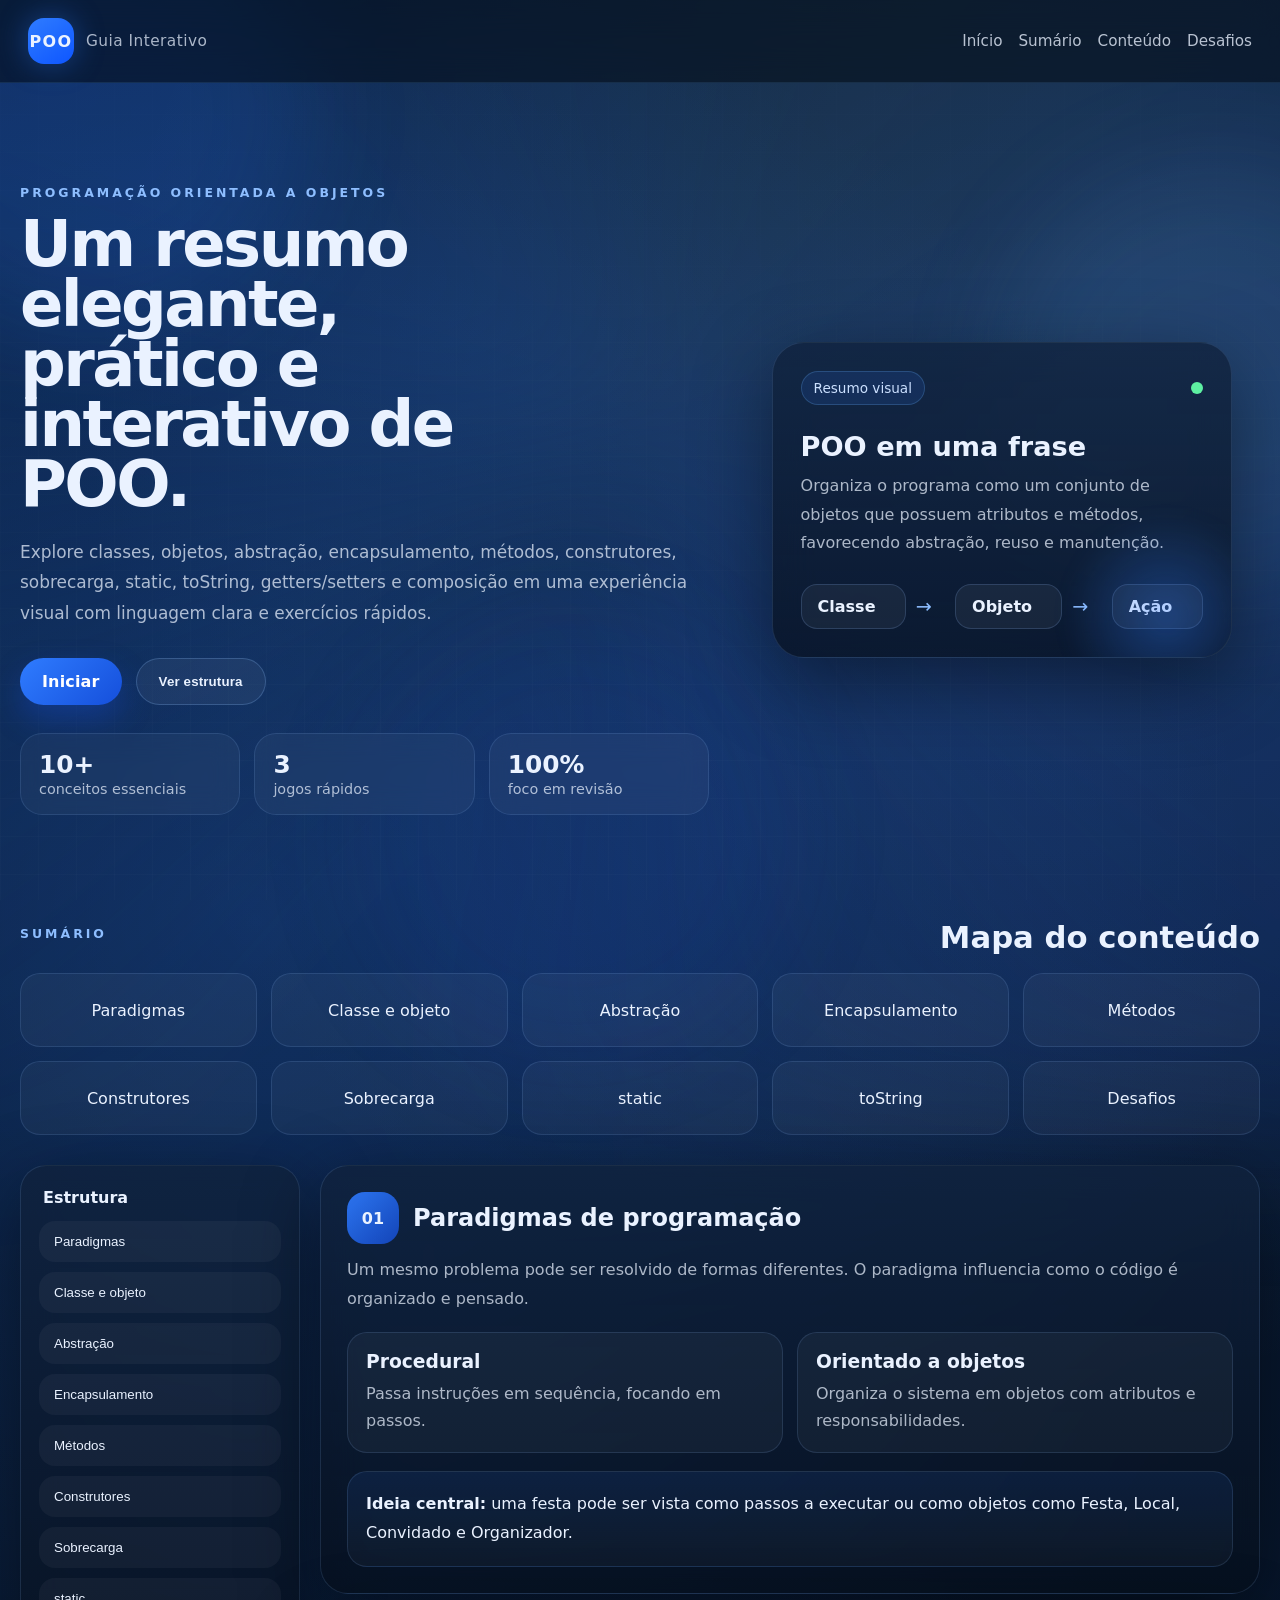
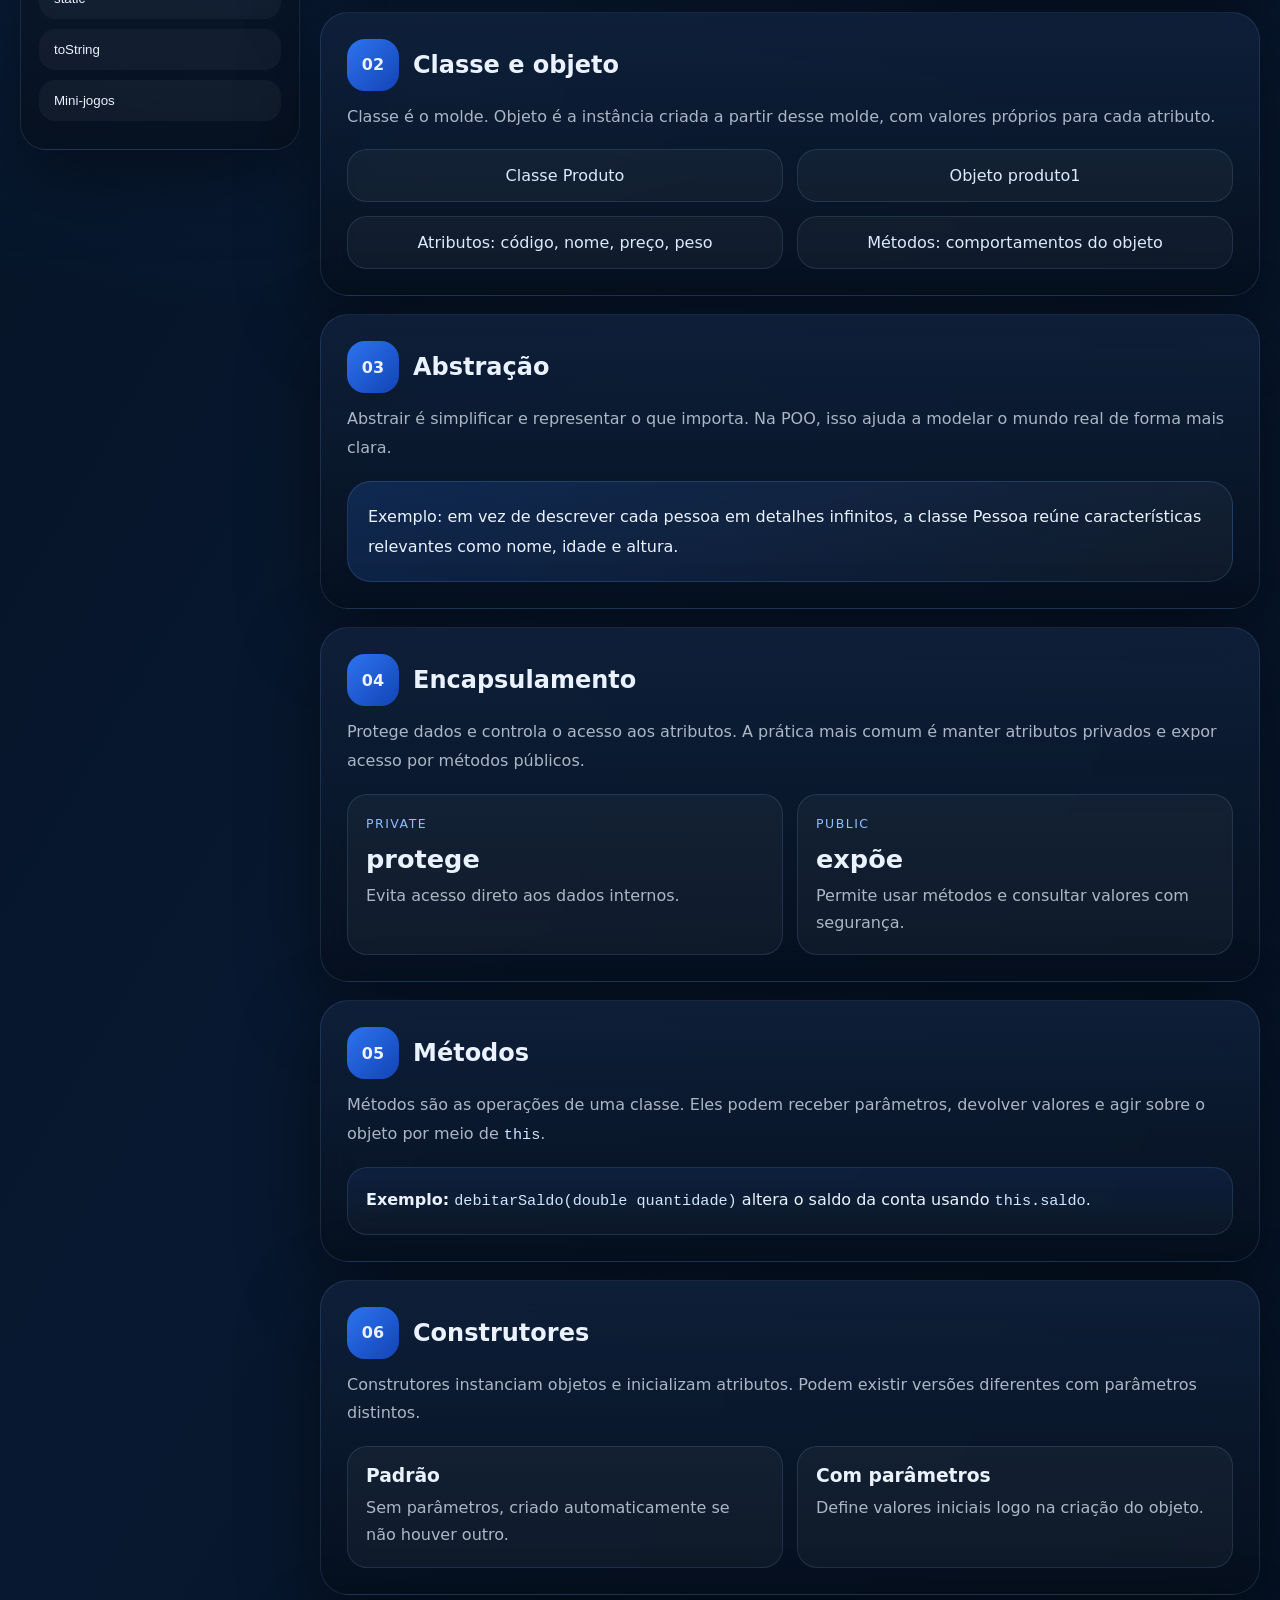
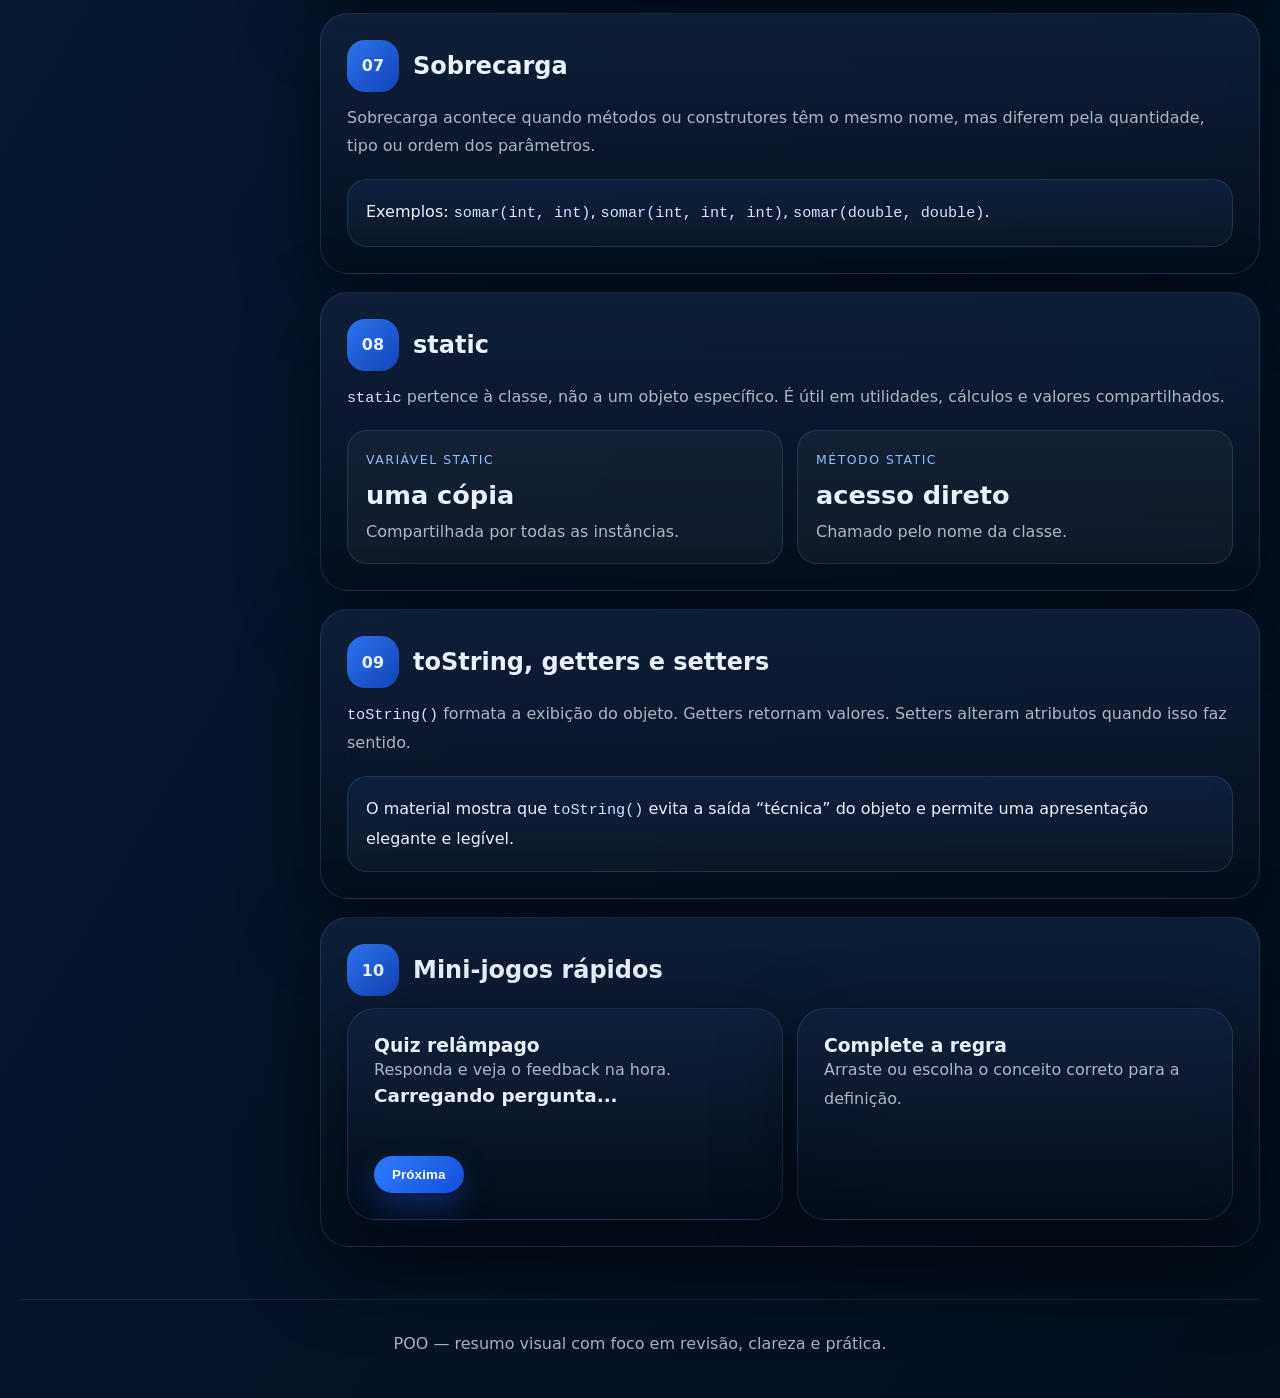
<file: index.html>
<!DOCTYPE html>
<html lang="pt-BR">
<head>
  <meta charset="UTF-8" />
  <meta name="viewport" content="width=device-width, initial-scale=1.0" />
  <title>POO | Guia Interativo</title>
  <link rel="stylesheet" href="style.css" />
  <link rel="icon" href="POO.png" type="image/png">
</head>
<body>
  <div class="ambient ambient-1"></div>
  <div class="ambient ambient-2"></div>
  <div class="ambient ambient-3"></div>
  <div class="noise"></div>

  <header class="topbar">
    <div class="brand">
      <span class="brand-mark">POO</span>
      <span class="brand-text">Guia Interativo</span>
    </div>
    <nav class="topnav">
      <a href="#inicio">Início</a>
      <a href="#sumario">Sumário</a>
      <a href="#conteudo">Conteúdo</a>
      <a href="#desafios">Desafios</a>
    </nav>
  </header>

  <main>
    <section class="hero" id="inicio">
      <div class="hero-copy">
        <p class="eyebrow">Programação Orientada a Objetos</p>
        <h1>Um resumo elegante, prático e interativo de POO.</h1>
        <p class="hero-text">
          Explore classes, objetos, abstração, encapsulamento, métodos, construtores,
          sobrecarga, static, toString, getters/setters e composição em uma experiência
          visual com linguagem clara e exercícios rápidos.
        </p>
        <div class="hero-actions">
          <a class="btn btn-primary" href="#sumario">Iniciar</a>
          <button class="btn btn-secondary" id="scrollLessons">Ver estrutura</button>
        </div>

        <div class="hero-metrics">
          <div class="metric">
            <strong>10+</strong>
            <span>conceitos essenciais</span>
          </div>
          <div class="metric">
            <strong>3</strong>
            <span>jogos rápidos</span>
          </div>
          <div class="metric">
            <strong>100%</strong>
            <span>foco em revisão</span>
          </div>
        </div>
      </div>

      <div class="hero-panel">
        <div class="glass-card">
          <div class="panel-top">
            <span class="pill">Resumo visual</span>
            <span class="pulse-dot"></span>
          </div>
          <h2>POO em uma frase</h2>
          <p>
            Organiza o programa como um conjunto de objetos que possuem atributos
            e métodos, favorecendo abstração, reuso e manutenção.
          </p>
          <div class="mini-diagram">
            <div class="diagram-node">Classe</div>
            <div class="diagram-arrow">→</div>
            <div class="diagram-node">Objeto</div>
            <div class="diagram-arrow">→</div>
            <div class="diagram-node">Ação</div>
          </div>
        </div>
      </div>
    </section>

    <section class="summary-strip" id="sumario">
      <div class="section-heading">
        <p class="eyebrow">Sumário</p>
        <h2>Mapa do conteúdo</h2>
      </div>
      <div class="summary-grid">
        <a href="#paradigmas" class="summary-card">Paradigmas</a>
        <a href="#classe-objeto" class="summary-card">Classe e objeto</a>
        <a href="#abstracao" class="summary-card">Abstração</a>
        <a href="#encapsulamento" class="summary-card">Encapsulamento</a>
        <a href="#metodos" class="summary-card">Métodos</a>
        <a href="#construtores" class="summary-card">Construtores</a>
        <a href="#sobrecarga" class="summary-card">Sobrecarga</a>
        <a href="#static" class="summary-card">static</a>
        <a href="#tostring" class="summary-card">toString</a>
        <a href="#desafios" class="summary-card">Desafios</a>
      </div>
    </section>

    <section class="content-shell" id="conteudo">
      <aside class="side-index">
        <h3>Estrutura</h3>
        <button data-target="paradigmas">Paradigmas</button>
        <button data-target="classe-objeto">Classe e objeto</button>
        <button data-target="abstracao">Abstração</button>
        <button data-target="encapsulamento">Encapsulamento</button>
        <button data-target="metodos">Métodos</button>
        <button data-target="construtores">Construtores</button>
        <button data-target="sobrecarga">Sobrecarga</button>
        <button data-target="static">static</button>
        <button data-target="tostring">toString</button>
        <button data-target="desafios">Mini-jogos</button>
      </aside>

      <div class="content-column">
        <section class="topic-card" id="paradigmas">
          <div class="topic-head">
            <span class="topic-index">01</span>
            <h2>Paradigmas de programação</h2>
          </div>
          <p>
            Um mesmo problema pode ser resolvido de formas diferentes. O paradigma
            influencia como o código é organizado e pensado.
          </p>
          <div class="cards-row">
            <div class="info-tile">
              <h3>Procedural</h3>
              <p>Passa instruções em sequência, focando em passos.</p>
            </div>
            <div class="info-tile">
              <h3>Orientado a objetos</h3>
              <p>Organiza o sistema em objetos com atributos e responsabilidades.</p>
            </div>
          </div>
          <div class="example-box">
            <strong>Ideia central:</strong> uma festa pode ser vista como passos a executar
            ou como objetos como Festa, Local, Convidado e Organizador.
          </div>
        </section>

        <section class="topic-card" id="classe-objeto">
          <div class="topic-head">
            <span class="topic-index">02</span>
            <h2>Classe e objeto</h2>
          </div>
          <p>
            Classe é o molde. Objeto é a instância criada a partir desse molde, com
            valores próprios para cada atributo.
          </p>
          <div class="example-grid">
            <div class="code-chip">Classe Produto</div>
            <div class="code-chip">Objeto produto1</div>
            <div class="code-chip">Atributos: código, nome, preço, peso</div>
            <div class="code-chip">Métodos: comportamentos do objeto</div>
          </div>
        </section>

        <section class="topic-card" id="abstracao">
          <div class="topic-head">
            <span class="topic-index">03</span>
            <h2>Abstração</h2>
          </div>
          <p>
            Abstrair é simplificar e representar o que importa. Na POO, isso ajuda a
            modelar o mundo real de forma mais clara.
          </p>
          <div class="big-callout">
            Exemplo: em vez de descrever cada pessoa em detalhes infinitos, a classe
            Pessoa reúne características relevantes como nome, idade e altura.
          </div>
        </section>

        <section class="topic-card" id="encapsulamento">
          <div class="topic-head">
            <span class="topic-index">04</span>
            <h2>Encapsulamento</h2>
          </div>
          <p>
            Protege dados e controla o acesso aos atributos. A prática mais comum é
            manter atributos privados e expor acesso por métodos públicos.
          </p>
          <div class="two-col">
            <div class="stat-block">
              <span>private</span>
              <strong>protege</strong>
              <p>Evita acesso direto aos dados internos.</p>
            </div>
            <div class="stat-block">
              <span>public</span>
              <strong>expõe</strong>
              <p>Permite usar métodos e consultar valores com segurança.</p>
            </div>
          </div>
        </section>

        <section class="topic-card" id="metodos">
          <div class="topic-head">
            <span class="topic-index">05</span>
            <h2>Métodos</h2>
          </div>
          <p>
            Métodos são as operações de uma classe. Eles podem receber parâmetros,
            devolver valores e agir sobre o objeto por meio de <code>this</code>.
          </p>
          <div class="example-box">
            <strong>Exemplo:</strong> <code>debitarSaldo(double quantidade)</code> altera o
            saldo da conta usando <code>this.saldo</code>.
          </div>
        </section>

        <section class="topic-card" id="construtores">
          <div class="topic-head">
            <span class="topic-index">06</span>
            <h2>Construtores</h2>
          </div>
          <p>
            Construtores instanciam objetos e inicializam atributos. Podem existir
            versões diferentes com parâmetros distintos.
          </p>
          <div class="cards-row">
            <div class="info-tile">
              <h3>Padrão</h3>
              <p>Sem parâmetros, criado automaticamente se não houver outro.</p>
            </div>
            <div class="info-tile">
              <h3>Com parâmetros</h3>
              <p>Define valores iniciais logo na criação do objeto.</p>
            </div>
          </div>
        </section>

        <section class="topic-card" id="sobrecarga">
          <div class="topic-head">
            <span class="topic-index">07</span>
            <h2>Sobrecarga</h2>
          </div>
          <p>
            Sobrecarga acontece quando métodos ou construtores têm o mesmo nome, mas
            diferem pela quantidade, tipo ou ordem dos parâmetros.
          </p>
          <div class="example-box">
            Exemplos: <code>somar(int, int)</code>, <code>somar(int, int, int)</code>,
            <code>somar(double, double)</code>.
          </div>
        </section>

        <section class="topic-card" id="static">
          <div class="topic-head">
            <span class="topic-index">08</span>
            <h2>static</h2>
          </div>
          <p>
            <code>static</code> pertence à classe, não a um objeto específico. É útil em
            utilidades, cálculos e valores compartilhados.
          </p>
          <div class="two-col">
            <div class="stat-block">
              <span>Variável static</span>
              <strong>uma cópia</strong>
              <p>Compartilhada por todas as instâncias.</p>
            </div>
            <div class="stat-block">
              <span>Método static</span>
              <strong>acesso direto</strong>
              <p>Chamado pelo nome da classe.</p>
            </div>
          </div>
        </section>

        <section class="topic-card" id="tostring">
          <div class="topic-head">
            <span class="topic-index">09</span>
            <h2>toString, getters e setters</h2>
          </div>
          <p>
            <code>toString()</code> formata a exibição do objeto. Getters retornam valores.
            Setters alteram atributos quando isso faz sentido.
          </p>
          <div class="example-box">
            O material mostra que <code>toString()</code> evita a saída “técnica” do
            objeto e permite uma apresentação elegante e legível.
          </div>
        </section>

        <section class="topic-card" id="desafios">
          <div class="topic-head">
            <span class="topic-index">10</span>
            <h2>Mini-jogos rápidos</h2>
          </div>

          <div class="game-grid">
            <div class="game-card">
              <h3>Quiz relâmpago</h3>
              <p>Responda e veja o feedback na hora.</p>
              <div class="quiz">
                <div class="quiz-q" id="quizQuestion">Carregando pergunta...</div>
                <div class="quiz-options" id="quizOptions"></div>
                <div class="quiz-feedback" id="quizFeedback"></div>
                <button class="btn btn-primary small" id="nextQuestion">Próxima</button>
              </div>
            </div>

            <div class="game-card">
              <h3>Complete a regra</h3>
              <p>Arraste ou escolha o conceito correto para a definição.</p>
              <div class="match-box">
                <div class="match-definition" id="matchDefinition"></div>
                <div class="match-options" id="matchOptions"></div>
                <div class="quiz-feedback" id="matchFeedback"></div>
              </div>
            </div>
          </div>
        </section>
      </div>
    </section>
  </main>

  <footer class="footer">
    <p>POO — resumo visual com foco em revisão, clareza e prática.</p>
  </footer>

  <script src="script.js"></script>
</body>
</html>
</file>
<file: style.css>
:root{
  --bg: #05111f;
  --bg2: #071a30;
  --card: rgba(10, 24, 44, 0.72);
  --card-strong: rgba(8, 18, 35, 0.88);
  --line: rgba(110, 167, 255, 0.20);
  --text: #eaf2ff;
  --muted: rgba(234, 242, 255, 0.72);
  --accent: #2f7cff;
  --accent2: #6fb8ff;
  --accent3: #1b4fd8;
  --glow: rgba(47, 124, 255, 0.38);
  --shadow: 0 24px 80px rgba(0, 0, 0, 0.45);
  --radius: 28px;
  --radius-sm: 18px;
  --max: 1240px;
}

* { box-sizing: border-box; }
html { scroll-behavior: smooth; }
body{
  margin:0;
  font-family: Inter, ui-sans-serif, system-ui, -apple-system, BlinkMacSystemFont, "Segoe UI", sans-serif;
  color: var(--text);
  background:
    radial-gradient(circle at 20% 20%, rgba(47,124,255,0.28), transparent 26%),
    radial-gradient(circle at 80% 10%, rgba(111,184,255,0.18), transparent 22%),
    linear-gradient(120deg, #04101e 0%, #081830 46%, #04101e 100%);
  overflow-x:hidden;
}

body::before{
  content:"";
  position:fixed;
  inset:-25%;
  background:
    conic-gradient(from 210deg at 50% 50%,
      rgba(47,124,255,0.0),
      rgba(47,124,255,0.22),
      rgba(111,184,255,0.10),
      rgba(27,79,216,0.18),
      rgba(47,124,255,0.0));
  filter: blur(80px);
  animation: drift 22s linear infinite;
  z-index:-3;
}

.ambient{
  position:fixed;
  width: 34vw;
  height: 34vw;
  border-radius: 50%;
  filter: blur(55px);
  opacity: 0.55;
  z-index:-2;
  animation: floaty 16s ease-in-out infinite;
}
.ambient-1{ top:-8vw; left:-10vw; background: rgba(47,124,255,0.28); }
.ambient-2{ top:18vh; right:-12vw; background: rgba(111,184,255,0.20); animation-delay: -4s; }
.ambient-3{ bottom:-12vw; left:28vw; background: rgba(27,79,216,0.18); animation-delay: -9s; }

.noise{
  position:fixed;
  inset:0;
  pointer-events:none;
  opacity:0.06;
  z-index:-1;
  background-image:
    linear-gradient(rgba(255,255,255,.3) 1px, transparent 1px),
    linear-gradient(90deg, rgba(255,255,255,.3) 1px, transparent 1px);
  background-size: 38px 38px;
  mask-image: linear-gradient(to bottom, rgba(0,0,0,0.4), rgba(0,0,0,1));
}

.topbar{
  position: sticky;
  top: 0;
  z-index: 20;
  display:flex;
  justify-content:space-between;
  align-items:center;
  gap: 20px;
  padding: 18px 28px;
  backdrop-filter: blur(18px);
  background: rgba(3, 10, 19, 0.54);
  border-bottom: 1px solid rgba(111, 184, 255, 0.12);
}

.brand{
  display:flex;
  align-items:center;
  gap: 12px;
}
.brand-mark{
  display:grid;
  place-items:center;
  width: 46px;
  height:46px;
  border-radius: 16px;
  font-weight: 800;
  letter-spacing: .08em;
  background: linear-gradient(145deg, #2f7cff, #0e56ff);
  box-shadow: 0 0 30px var(--glow);
}
.brand-text{
  font-size: 0.96rem;
  color: var(--muted);
  letter-spacing: .03em;
}

.topnav{
  display:flex;
  flex-wrap:wrap;
  gap: 16px;
}
.topnav a{
  color: var(--text);
  text-decoration:none;
  font-size: .95rem;
  opacity: .78;
}
.topnav a:hover{ opacity: 1; }

main{ width:min(var(--max), calc(100% - 32px)); margin: 0 auto; }

.hero{
  min-height: calc(100vh - 92px);
  display:grid;
  grid-template-columns: 1.2fr .9fr;
  align-items:center;
  gap: 34px;
  padding: 58px 0 32px;
}

.eyebrow{
  margin: 0 0 14px;
  text-transform: uppercase;
  letter-spacing: .24em;
  color: #8ebeff;
  font-weight: 700;
  font-size: .78rem;
}
.hero h1{
  margin: 0;
  font-size: clamp(2.6rem, 5vw, 5.4rem);
  line-height: .94;
  letter-spacing: -0.04em;
  max-width: 12ch;
}
.hero-text{
  max-width: 62ch;
  margin: 22px 0 0;
  color: var(--muted);
  font-size: 1.06rem;
  line-height: 1.8;
}
.hero-actions{
  display:flex;
  flex-wrap:wrap;
  gap: 14px;
  margin-top: 30px;
}
.btn{
  border:0;
  cursor:pointer;
  border-radius: 999px;
  padding: 14px 22px;
  font-weight: 700;
  letter-spacing: .01em;
  text-decoration:none;
  transition: transform .2s ease, box-shadow .2s ease, opacity .2s ease;
}
.btn:hover{ transform: translateY(-2px); }
.btn-primary{
  color: #fff;
  background: linear-gradient(135deg, #2f7cff, #154fdb);
  box-shadow: 0 14px 30px rgba(22, 77, 219, 0.35);
}
.btn-secondary{
  color: var(--text);
  background: rgba(255,255,255,0.05);
  border: 1px solid rgba(142, 190, 255, 0.24);
}
.small{ padding: 11px 18px; }

.hero-metrics{
  display:grid;
  grid-template-columns: repeat(3, minmax(0,1fr));
  gap: 14px;
  margin-top: 28px;
}
.metric{
  padding: 16px 18px;
  border-radius: 22px;
  background: rgba(255,255,255,0.04);
  border: 1px solid rgba(142, 190, 255, 0.14);
  backdrop-filter: blur(14px);
}
.metric strong{ display:block; font-size: 1.55rem; }
.metric span{ color: var(--muted); font-size: .9rem; }

.hero-panel{
  display:flex;
  justify-content:center;
}
.glass-card,
.topic-card,
.game-card,
.side-index{
  background: linear-gradient(180deg, rgba(16, 34, 61, 0.80), rgba(6, 14, 26, 0.72));
  border: 1px solid rgba(142, 190, 255, 0.14);
  box-shadow: var(--shadow);
  backdrop-filter: blur(18px);
}
.glass-card{
  width: min(100%, 460px);
  border-radius: 32px;
  padding: 28px;
  position:relative;
  overflow:hidden;
}
.glass-card::after{
  content:"";
  position:absolute;
  inset:auto -10% -22% auto;
  width: 220px;
  height:220px;
  border-radius:50%;
  background: radial-gradient(circle, rgba(47,124,255,.34), transparent 65%);
  filter: blur(10px);
  pointer-events:none;
}
.panel-top{
  display:flex;
  justify-content:space-between;
  align-items:center;
  margin-bottom: 26px;
}
.pill{
  padding: 8px 12px;
  border-radius:999px;
  background: rgba(47,124,255,.13);
  border: 1px solid rgba(111,184,255,.22);
  color: #cce0ff;
  font-size: .85rem;
}
.pulse-dot{
  width: 12px;
  height:12px;
  border-radius:50%;
  background: #5ef0a2;
  box-shadow: 0 0 0 0 rgba(94,240,162,.45);
  animation: pulse 2s infinite;
}
.glass-card h2{ margin: 0 0 10px; font-size: 1.7rem; }
.glass-card p{ margin: 0; color: var(--muted); line-height: 1.8; }
.mini-diagram{
  margin-top: 26px;
  display:grid;
  grid-template-columns: repeat(5, auto);
  align-items:center;
  gap: 10px;
}
.diagram-node{
  padding: 12px 16px;
  border-radius: 16px;
  background: rgba(255,255,255,0.05);
  border: 1px solid rgba(142,190,255,0.18);
  font-weight: 700;
}
.diagram-arrow{ color: #8ebeff; font-size: 1.2rem; }

.summary-strip{
  padding: 28px 0 12px;
}
.section-heading{
  display:flex;
  align-items:end;
  justify-content:space-between;
  gap: 20px;
}
.section-heading h2{
  margin: 0;
  font-size: clamp(1.7rem, 2.4vw, 2.5rem);
}
.summary-grid{
  display:grid;
  grid-template-columns: repeat(5, minmax(0,1fr));
  gap: 14px;
  margin-top: 18px;
}
.summary-card{
  display:flex;
  align-items:center;
  justify-content:center;
  min-height: 74px;
  border-radius: 20px;
  color: var(--text);
  text-decoration:none;
  background: rgba(255,255,255,0.04);
  border: 1px solid rgba(142,190,255,0.14);
  transition: transform .2s ease, background .2s ease;
}
.summary-card:hover{
  transform: translateY(-3px);
  background: rgba(47,124,255,0.13);
}

.content-shell{
  display:grid;
  grid-template-columns: 280px 1fr;
  gap: 20px;
  margin-top: 18px;
  padding-bottom: 52px;
}
.side-index{
  position: sticky;
  top: 94px;
  align-self:start;
  border-radius: 26px;
  padding: 18px;
}
.side-index h3{
  margin: 4px 4px 14px;
  font-size: 1rem;
}
.side-index button{
  width:100%;
  margin-bottom: 10px;
  text-align:left;
  border: 1px solid transparent;
  background: rgba(255,255,255,0.04);
  color: var(--text);
  border-radius: 16px;
  padding: 12px 14px;
  cursor:pointer;
  transition: background .2s ease, transform .2s ease, border-color .2s ease;
}
.side-index button:hover{
  transform: translateX(2px);
  background: rgba(47,124,255,0.12);
  border-color: rgba(142,190,255,0.18);
}
.content-column{
  display:flex;
  flex-direction:column;
  gap: 18px;
}
.topic-card,
.game-card{
  border-radius: var(--radius);
  padding: 26px;
}
.topic-head{
  display:flex;
  align-items:center;
  gap: 14px;
  margin-bottom: 12px;
}
.topic-index{
  display:grid;
  place-items:center;
  min-width: 52px;
  height:52px;
  border-radius: 18px;
  background: linear-gradient(135deg, rgba(47,124,255,.92), rgba(21,79,219,.78));
  font-weight: 800;
}
.topic-card h2,
.game-card h3{
  margin:0;
}
.topic-card p{
  color: var(--muted);
  line-height: 1.8;
  margin: 0;
}
.cards-row,
.example-grid,
.two-col,
.game-grid{
  display:grid;
  gap: 14px;
}
.cards-row{
  grid-template-columns: repeat(2, minmax(0,1fr));
  margin-top: 18px;
}
.example-grid{
  grid-template-columns: repeat(2, minmax(0,1fr));
  margin-top: 18px;
}
.two-col{
  grid-template-columns: repeat(2, minmax(0,1fr));
  margin-top: 18px;
}
.info-tile,
.stat-block,
.code-chip,
.example-box{
  border-radius: 20px;
  border: 1px solid rgba(142,190,255,0.14);
  background: rgba(255,255,255,0.04);
}
.info-tile,
.stat-block{
  padding: 18px;
}
.info-tile h3{
  margin: 0 0 8px;
}
.info-tile p,
.stat-block p{
  margin: 0;
  color: var(--muted);
  line-height:1.7;
}
.example-box{
  margin-top: 18px;
  padding: 18px;
  line-height: 1.8;
  color: var(--text);
  background: linear-gradient(180deg, rgba(47,124,255,0.10), rgba(255,255,255,0.03));
}
.stat-block span{
  color: #8ebeff;
  text-transform: uppercase;
  letter-spacing: .12em;
  font-size: .78rem;
}
.stat-block strong{
  display:block;
  margin: 12px 0 8px;
  font-size: 1.6rem;
}
.code-chip{
  padding: 16px 18px;
  display:flex;
  align-items:center;
  justify-content:center;
  text-align:center;
  color: #dceaff;
}
.big-callout{
  margin-top: 18px;
  padding: 20px;
  border-radius: 24px;
  background: linear-gradient(135deg, rgba(47,124,255,0.18), rgba(255,255,255,0.04));
  border: 1px solid rgba(111,184,255,0.18);
  line-height: 1.85;
}

.game-grid{
  grid-template-columns: repeat(2, minmax(0,1fr));
}
.quiz-q{
  font-size: 1.15rem;
  font-weight: 700;
  margin-bottom: 14px;
}
.quiz-options,
.match-options{
  display:flex;
  flex-wrap:wrap;
  gap: 10px;
}
.option-btn{
  border: 1px solid rgba(142,190,255,0.18);
  background: rgba(255,255,255,0.04);
  color: var(--text);
  border-radius: 14px;
  padding: 11px 14px;
  cursor:pointer;
  transition: transform .18s ease, background .18s ease, border-color .18s ease;
}
.option-btn:hover{
  transform: translateY(-2px);
  background: rgba(47,124,255,0.12);
}
.option-btn.correct{
  background: rgba(94,240,162,0.16);
  border-color: rgba(94,240,162,0.45);
}
.option-btn.wrong{
  background: rgba(255,108,108,0.14);
  border-color: rgba(255,108,108,0.4);
}
.quiz-feedback{
  min-height: 24px;
  margin-top: 12px;
  color: #cfe2ff;
}
.match-definition{
  font-size: 1.04rem;
  line-height: 1.7;
  margin-bottom: 14px;
  color: var(--text);
}
.footer{
  width:min(var(--max), calc(100% - 32px));
  margin: 0 auto;
  padding: 18px 0 32px;
  color: var(--muted);
  text-align:center;
  border-top: 1px solid rgba(142,190,255,0.12);
}

code{
  font-family: ui-monospace, SFMono-Regular, Menlo, Consolas, monospace;
  font-size: .95em;
  color: #d1e6ff;
}

@keyframes drift{
  0%{ transform: translate3d(-3%, -2%, 0) rotate(0deg) scale(1); }
  50%{ transform: translate3d(2%, 3%, 0) rotate(180deg) scale(1.08); }
  100%{ transform: translate3d(-3%, -2%, 0) rotate(360deg) scale(1); }
}
@keyframes floaty{
  0%, 100%{ transform: translateY(0px) translateX(0px) scale(1); }
  50%{ transform: translateY(24px) translateX(18px) scale(1.04); }
}
@keyframes pulse{
  0%{ box-shadow: 0 0 0 0 rgba(94,240,162,.40); }
  70%{ box-shadow: 0 0 0 14px rgba(94,240,162,0); }
  100%{ box-shadow: 0 0 0 0 rgba(94,240,162,0); }
}

@media (max-width: 1100px){
  .hero, .content-shell{ grid-template-columns: 1fr; }
  .side-index{ position: relative; top: auto; }
  .summary-grid{ grid-template-columns: repeat(3, minmax(0,1fr)); }
}
@media (max-width: 720px){
  .topbar{ flex-direction:column; align-items:flex-start; }
  .hero{ padding-top: 34px; min-height:auto; }
  .hero-metrics, .cards-row, .example-grid, .two-col, .game-grid, .summary-grid{ grid-template-columns: 1fr; }
  .mini-diagram{ grid-template-columns: 1fr; justify-items:start; }
  .diagram-arrow{ display:none; }
  .section-heading{ flex-direction:column; align-items:flex-start; }
}
</file>
